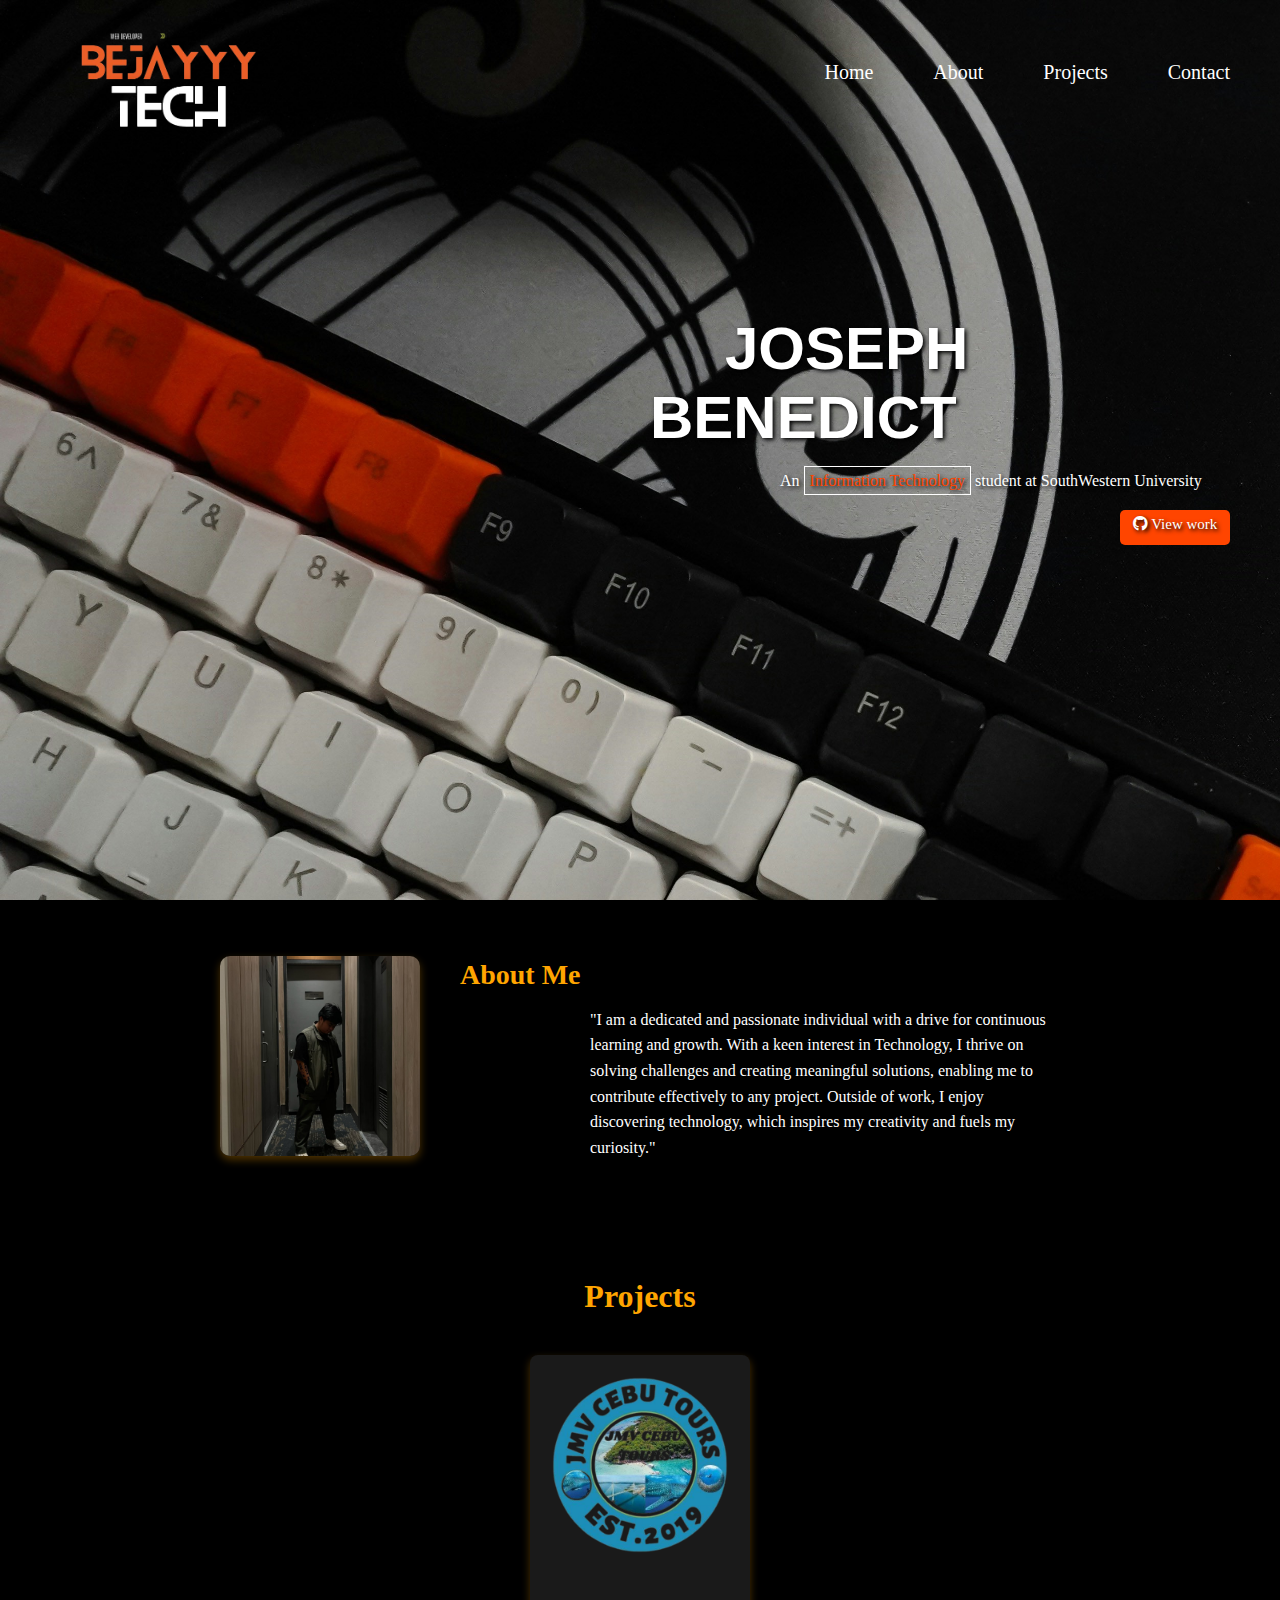
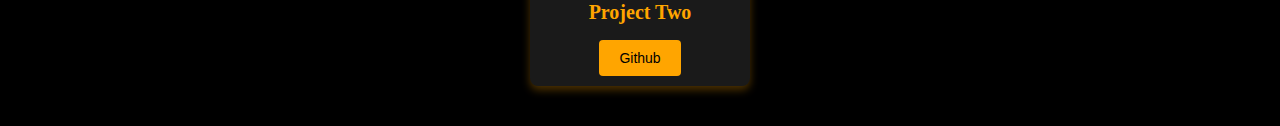
<file: HCIActivity/index.html>
<!DOCTYPE html>
<html lang="en">
<head>
    <meta charset="UTF-8">
    <meta name="viewport" content="width=device-width, initial-scale=1.0">
    <link rel="stylesheet" href="style.css">
    <link rel="stylesheet" href="https://cdnjs.cloudflare.com/ajax/libs/font-awesome/6.5.1/css/all.min.css"  />
    <title>Document</title>
</head>
<body>
    <section class="home">
    <div class="nav">
        <div class="logo">
            <a href="#home">
            <img src="trylog2.png" alt="Logo">
        </a>
        </div>
        <ul>
            <li><a href="#home">Home</a></li>
            <li><a href="#about">About</a></li>
            <li><a href="#projects">Projects</a></li>
           
            <li><a href="contact.html">Contact </a></li>
        </ul>
    </div>
    <div class="name">
        <span class="Fname"><b>JOSEPH BENEDICT </b></span>
        <p>An <span class="role">Information Technology</span> student at SouthWestern University</p>

        <div class="button1">
            <a  href="https://github.com/Bejayyy" target="_blank"><i class="fa-brands fa-github"></i> View work</a>
        </div>
    </div>
</section>
<section id="about">
    <div class="about-container">
        <div class="profile">
            <img src="./assets/me.jpg" alt="Profile Picture">
        </div>
        <div class="text-content">
            <h1 class="title">About Me</h1>
            <p>
                "I am a dedicated and passionate individual with a drive for continuous learning and growth. With a keen interest in Technology, I thrive on solving challenges and creating meaningful solutions, enabling me to contribute effectively to any project. Outside of work, I enjoy discovering technology, which inspires my creativity and fuels my curiosity."
            </p>
        </div>
    </div>
</section>
<section id="projects">
      
    <h1 class="title">Projects</h1>
    <div class="experience-details-container">
      <div class="about-containers">
       
        <div class="details-container color-container">
          <div class="article-container">
            <img
              src="./assets/jmv.png"
              alt="Project 2"
              class="project-img"
            />
          </div>
          <h2 class="experience-sub-title project-title">Project Two</h2>
        
          <div class="btn-container">
            <button
              class="btn btn-color-2 project-btn"
              onclick="location.href='https://github.com/'"
            >
              Github
            </button>
         
          </div>
        </div>
        
      </div>
    </div>
    
  </section>

</body>
</html>
</file>
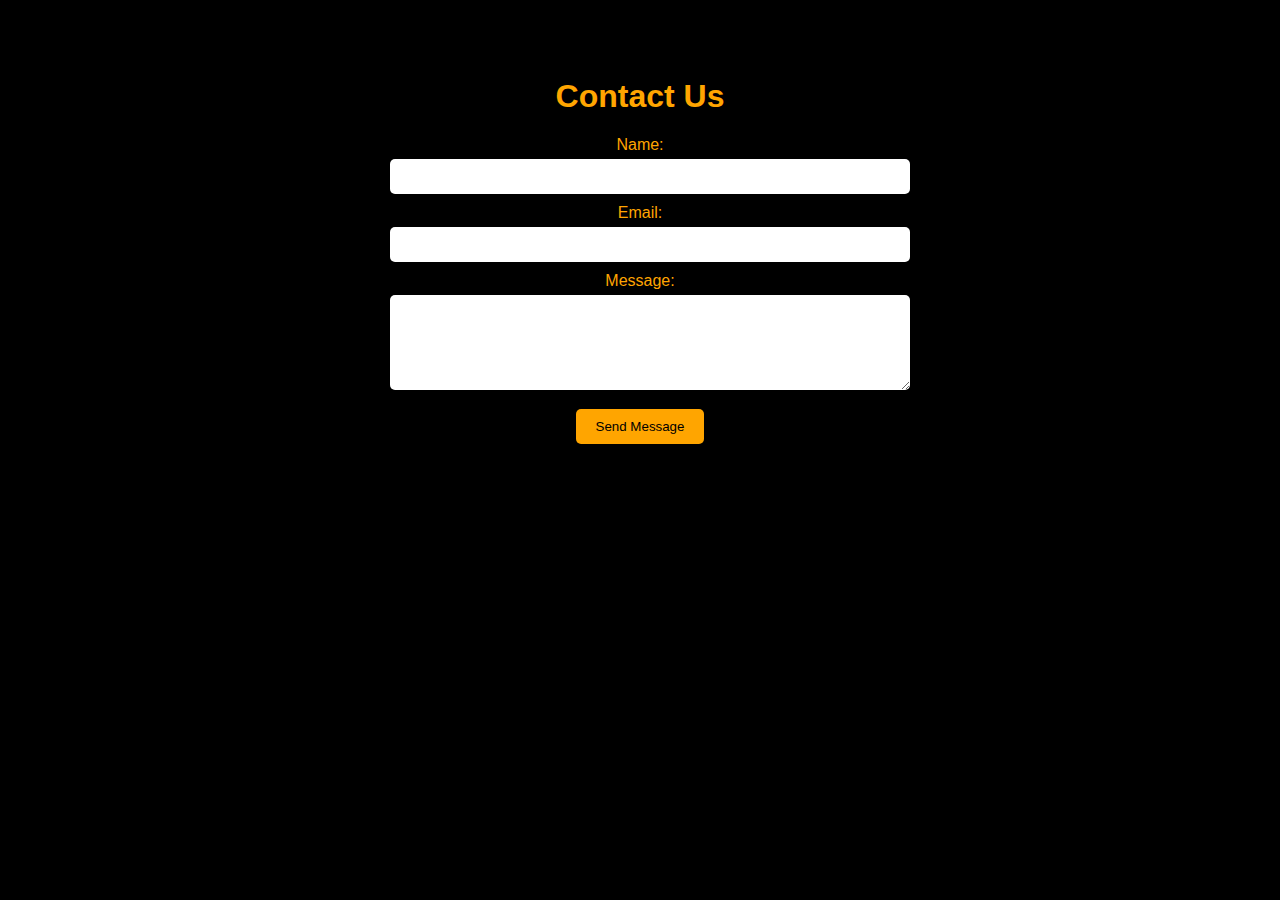
<file: HCIActivity/contact.html>
<!DOCTYPE html>
<html lang="en">
<head>
    <meta charset="UTF-8">
    <meta name="viewport" content="width=device-width, initial-scale=1.0">
    <title>Contact Us</title>
    <link rel="stylesheet" href="contact.css">
</head>
<body>
    <section id="contact">
        <h1>Contact Us</h1>
        <form id="contactForm">
            <label for="name">Name:</label>
            <input type="text" id="name" name="name" required>

            <label for="email">Email:</label>
            <input type="email" id="email" name="email" required>

            <label for="message">Message:</label>
            <textarea id="message" name="message" rows="5" required></textarea>

            <button type="button" id="submitBtn">Send Message</button>
        </form>
        <div id="statusMessage"></div>
    </section>

    <script src="contact.js"></script>
</body>
</html>
</file>
<file: HCIActivity/style.css>
body {
    background-image: url(backge.jpg);
    background-repeat: no-repeat;
    background-size: cover;
    margin: 0;
}

@import url("https://fonts.googleapis.com/css2?family=Poppins:wght@300;400;500;600&display=swap");


.nav {
    display: flex;
    align-items: center;
    justify-content: space-between;
    padding: 10px 10px 10px 10px;
}.home{

    height: 100vh;
}

.logo img {
    margin-top: 20px;
    height: 100px;
    width: auto;
    margin-left: 70px;
}

ul {
    display: flex;
    margin: 0;
    padding: 0;
   
}

ul li {
    margin: 0 10px;
    list-style: none;
    margin-right: 30px;
    transition: .3sec ease;
    
}
ul li a:hover{
    color: white;
    border: 1px solid orangered;
}

ul li a {
    text-decoration: none;
    color: #ffffff;
    font-size: 20px;
    padding: 10px;
}
.name {
    margin-left: 650px;
    margin-top: 170px;
    width: 585px;
    height: auto;
    text-shadow: 2px 2px 4px black; 
}

   
   

.Fname{
    margin-left:75px;
    color: white;
    font-size: 60px;
    padding: 0px 0px;
    text-align: end;
    font-family: 'Trebuchet MS', 'Lucida Sans Unicode', 'Lucida Grande', 'Lucida Sans', Arial, sans-serif;
    
}
p{
    padding: 0px 0px ;
    margin-left:130px;
  
    color: white;
}
html{
    scroll-behavior: smooth;
}
p span{
    color: orangered;
    padding: 5px 5px 5px 5px;
    border: 1px solid white;
    text-shadow: 2px 2px 4px black;
}
.button1{
    background-color: orangered;
    width: 90px;
    height: 30px;
    margin-left: 470px;
   border-radius: 5px;
    text-align: center;
    padding: 5px 10px 0px 10px;
   
}
.button1 a{
    color: white;
    font-size: 15px;
    text-decoration: none;
    padding: 5px 0px 5px 0px;
}
.button1:hover {
    background-color: black;
}

.button1:hover a {
    color: white; /* Change text color to white on hover */
}
#about {
    padding: 40px 10%;
    display: flex;
    align-items: center;
    justify-content: space-between;
    flex-wrap: wrap;
    background-color: #000; /* Black background */
    color: #FFA500; /* Orange text */
}

.about-container {
    display: flex;
    align-items: center;
    justify-content: space-between;
    max-width: 1200px;
    margin: auto;
}

.profile img {
    width: 200px;
    height: auto;
    border-radius: 10px;
    box-shadow: 0 4px 8px rgba(255, 165, 0, 0.3); /* Orange shadow */
}

.text-content {
    max-width: 600px;
    margin-left: 40px;
}

.title {
    font-size: 28px;
    margin-bottom: 16px;
    color: #FFA500; /* Orange title */
}

p {
    font-size: 16px;
    line-height: 1.6;
    color: #FFF; /* White text for readability */
}

@media screen and (max-width: 768px) {
    #about {
        flex-direction: column;
    }

    .text-content {
        margin-left: 0;
        margin-top: 20px;
    }

    .profile img {
        width: 150px;
    }
}
#projects {
    padding: 40px 10%;
    background-color: #000; /* Black background */
    color: #FFA500; /* Orange text */
    text-align: center;
  
}

#projects .title {
    font-size: 32px;
    margin-bottom: 40px;
    color: #FFA500;
}

.experience-details-container {
    display: flex;
   
    justify-content: center;
    gap: 100px;
   

}

.details-container {
    background-color: #1A1A1A; /* Dark container background */
    padding: 10px;
    border-radius: 8px;
    box-shadow: 0 4px 8px rgba(255, 165, 0, 0.3);
    max-width: 200px;
    text-align: center;
    
    transition: transform 0.3s ease;
}

.details-container:hover {
    transform: translateY(-10px);
}

.project-img {
    width: 100%;
    height: auto;
    border-radius: 8px;
    margin-bottom: 16px;
}

.project-title {
    font-size: 20px;
    margin-bottom: 16px;
}

.btn-container {
    margin-top: 10px;
}

.project-btn {
    background-color: #FFA500;
    color: #000;
    border: none;
    padding: 10px 20px;
    font-size: 14px;
    cursor: pointer;
    border-radius: 4px;
    transition: background-color 0.3s ease;
}

.project-btn:hover {
    background-color: #FF8C00; /* Darker orange */
}



@media (max-width: 768px) {
    .experience-details-container {
        flex-direction: column;
    }

    .details-container {
        max-width: 100%;
    }
}
</file>
<file: HCIActivity/contact.css>
body {
    font-family: Arial, sans-serif;
    background-color: #000;
    color: #FFA500;
    padding: 20px;
    text-align: center;
}
html{
    scroll-behavior: smooth;
}
#contact {
    margin: 50px auto;
    max-width: 500px;
}

label {
    display: block;
    margin-top: 10px;
    font-family: 'Trebuchet MS', 'Lucida Sans Unicode', 'Lucida Grande', 'Lucida Sans', Arial, sans-serif;
}

input, textarea {
    width: 100%;
    padding: 10px;
    margin-top: 5px;
    border-radius: 5px;
    border: none;
}

button {
    background-color: #FFA500;
    color: #000;
    padding: 10px 20px;
    border: none;
    border-radius: 5px;
    cursor: pointer;
    margin-top: 15px;
}

button:hover {
    background-color: #FF8C00;
}

#statusMessage {
    margin-top: 20px;
    font-size: 14px;
    color: #00FF00;
}
</file>
